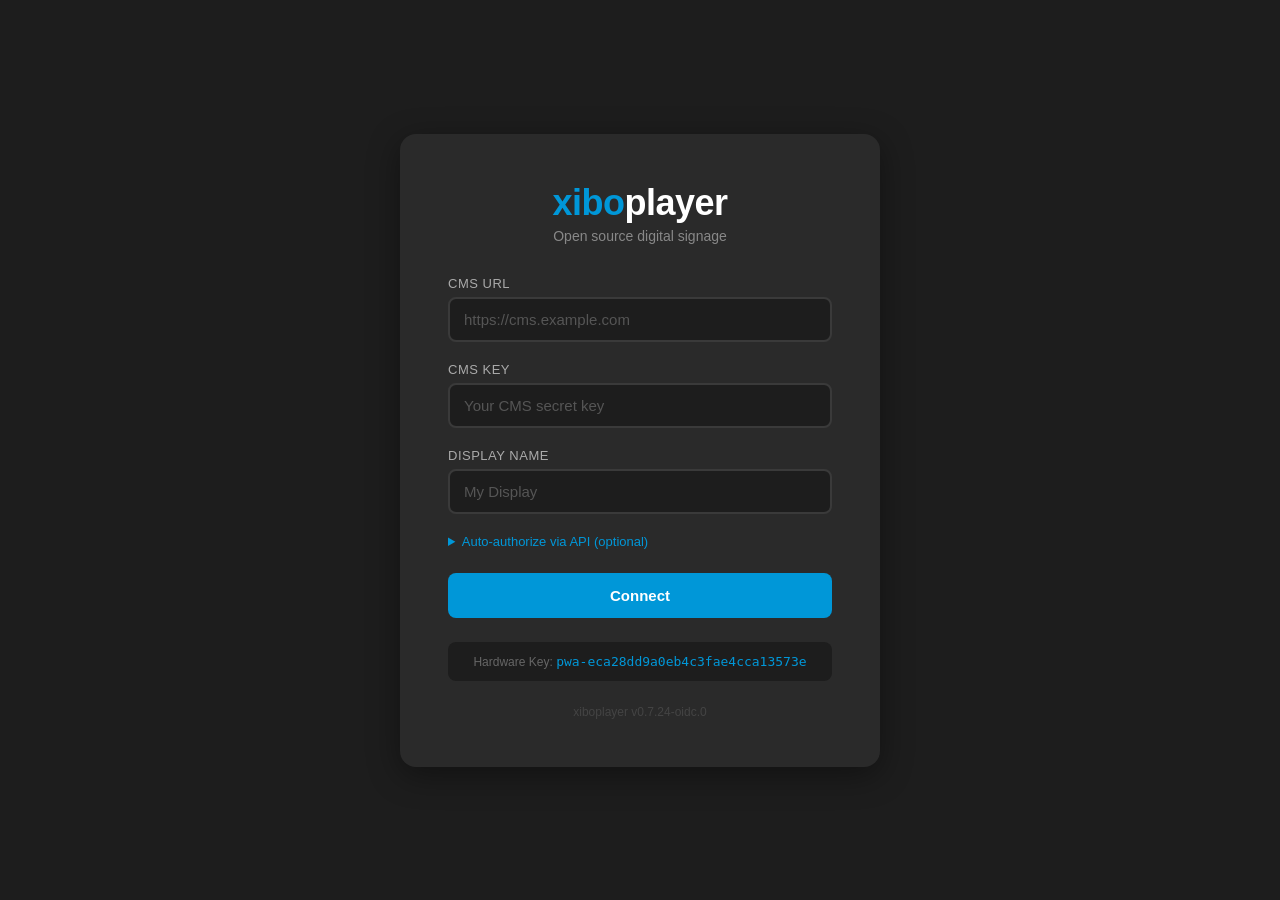
<file: app/src/main/assets/xiboplayer-pwa/index.html>
<!DOCTYPE html>
<html lang="en">
<head>
  <meta charset="UTF-8">
  <meta name="viewport" content="width=device-width, initial-scale=1.0">
  <meta name="google" content="notranslate">
  <title>xiboplayer</title>
  <style>
    * {
      margin: 0;
      padding: 0;
      box-sizing: border-box;
    }

    body {
      font-family: -apple-system, BlinkMacSystemFont, 'Segoe UI', Roboto, Oxygen, Ubuntu, Cantarell, sans-serif;
      background: #000;
      color: #fff;
      overflow: hidden;
    }

    #player-container {
      width: 100vw;
      height: 100vh;
      position: relative;
      overflow: hidden;
    }

    #overlay {
      position: fixed;
      top: 0;
      left: 0;
      right: 0;
      background: rgba(0, 0, 0, 0.7);
      padding: 10px 20px;
      display: flex;
      justify-content: space-between;
      align-items: center;
      font-size: 12px;
      z-index: 9999;
      opacity: 0;
      transition: opacity 0.3s;
    }

    #overlay.visible {
      opacity: 1;
    }

    #config-info {
      color: #4CAF50;
    }

    #status {
      color: #fff;
    }

    .status-error {
      color: #f44336 !important;
    }

    .status-info {
      color: #2196F3 !important;
    }

    /* Hide overlay by default - show only on hover */
    #overlay {
      display: none;
    }

    body:hover #overlay {
      display: flex;
      opacity: 1;
    }

    /* When warnings are present, always show the bar (not just on hover) */
    #overlay.has-warnings {
      display: flex !important;
      opacity: 1 !important;
    }

    /* Layout styles */
    .xibo-layout {
      width: 100%;
      height: 100%;
    }

    .xibo-region {
      position: absolute;
      overflow: hidden;
    }

    .xibo-widget {
      width: 100%;
      height: 100%;
    }
  </style>
  <script type="module" crossorigin src="./assets/main-BqUWhlUT.js"></script>
  <link rel="modulepreload" crossorigin href="./assets/modulepreload-polyfill-P2Xu9kJm.js">
  <link rel="modulepreload" crossorigin href="./assets/preload-helper-HclGiUj8.js">
</head>
<body>
  <!-- Status overlay -->
  <div id="overlay">
    <div id="config-info">Initializing...</div>
    <div id="status">Loading player...</div>
  </div>

  <!-- Player rendering container -->
  <div id="player-container"></div>

  <!-- Remove status bar overlay unless explicitly enabled in config -->
  <script>
    // Read config from per-CMS storage (xibo_global + xibo_cms:{id}), fall back to legacy xibo_config
    function readStoredConfig() {
      try {
        var activeCmsId = localStorage.getItem('xibo_active_cms');
        if (activeCmsId) {
          var global = JSON.parse(localStorage.getItem('xibo_global') || '{}');
          var cms = JSON.parse(localStorage.getItem('xibo_cms:' + activeCmsId) || '{}');
          return Object.assign({}, global, cms);
        }
        // Legacy fallback
        return JSON.parse(localStorage.getItem('xibo_config') || '{}');
      } catch (e) { return {}; }
    }
    try {
      var cfg = readStoredConfig();
      var hover = cfg.controls && cfg.controls.mouse && cfg.controls.mouse.statusBarOnHover;
      if (hover !== true) {
        document.getElementById('overlay').remove();
      }
    } catch (e) {}
  </script>

  <!-- Check for configuration before loading player -->
  <script>
    // Check if player is configured with valid CMS connection params
    const params = new URLSearchParams(window.location.search);
    const hasUrlConfig = params.has('cmsUrl') && params.has('cmsKey');

    let hasStoredConfig = false;
    try {
      const storedCfg = readStoredConfig();
      hasStoredConfig = !!(storedCfg.cmsUrl && storedCfg.cmsKey);
    } catch (e) { /* corrupt config — treat as missing */ }

    console.log('[Player] Has URL config:', hasUrlConfig);
    console.log('[Player] Has valid stored config:', hasStoredConfig);

    if (!hasUrlConfig && !hasStoredConfig) {
      console.log('[Player] No valid config, redirecting to setup...');
      window.location.replace('./setup.html' + window.location.search);
      // Prevent main.ts from loading during redirect
      window.__XIBO_REDIRECTING = true;
    } else {
      console.log('[Player] Configuration valid, loading player...');
    }
  </script>

  <!-- Main player script — skipped if redirecting to setup -->
</body>
</html>
</file>
